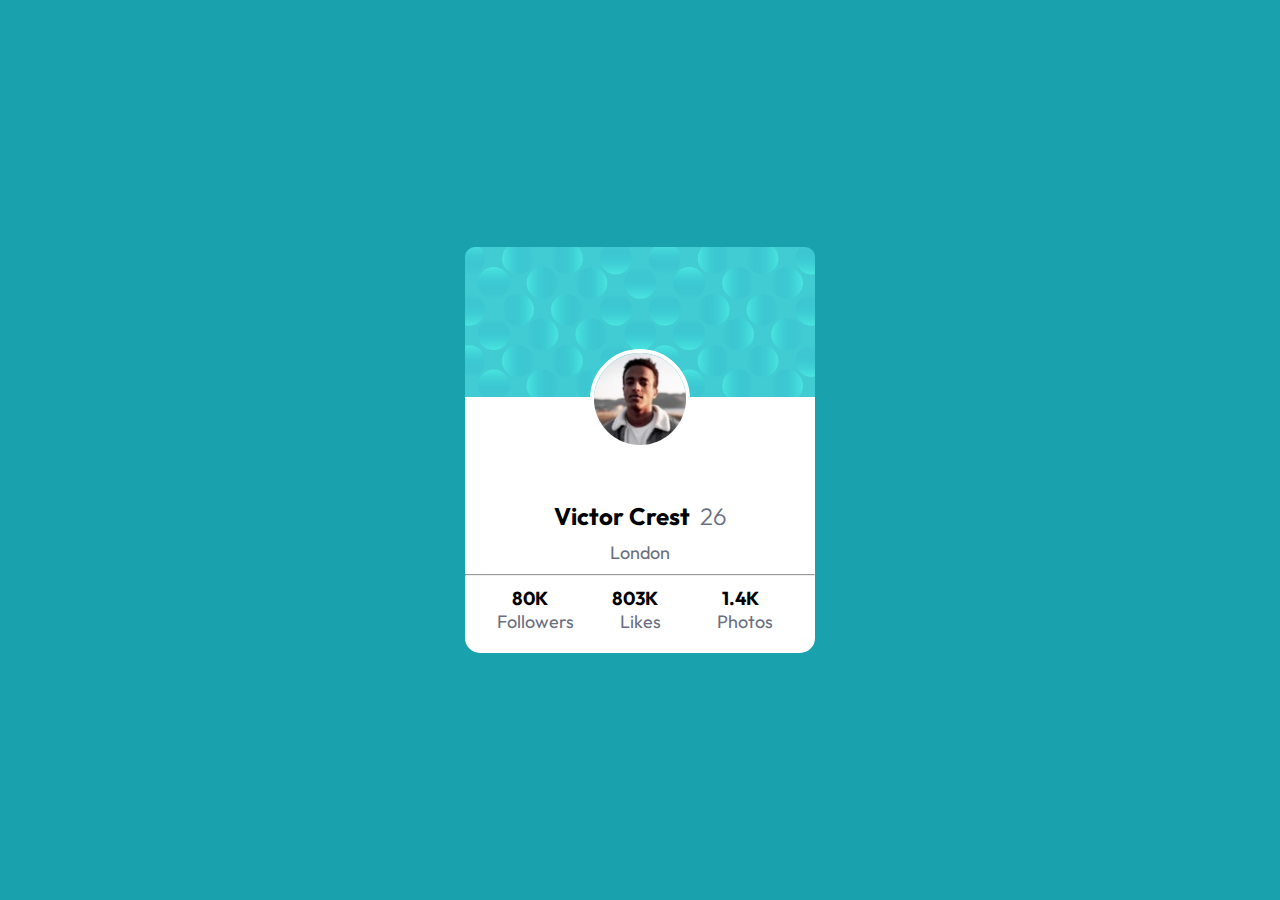
<file: index.html>
<!DOCTYPE html>
<html lang="en">

<head>
  <meta charset="UTF-8">
  <meta name="viewport" content="width=device-width, initial-scale=1.0">
  <link rel="stylesheet" href="style.css">
  <link rel="preconnect" href="https://fonts.googleapis.com">
  <link rel="preconnect" href="https://fonts.gstatic.com" crossorigin>
  <link href="https://fonts.googleapis.com/css2?family=Outfit:wght@100..900&display=swap" rel="stylesheet">
  <link rel="icon" type="image/png" sizes="32x32" href="favicon-32x32.png">
  <title>Frontend Mentor | Profile card component</title>
</head>

<body>

  <div class="card">
    <div class="profile_div">
    </div>
    <div class="content_div">
      <img src="image-victor.jpg" alt="Vector">
      <h2>Victor Crest<span>26</span></h2>
      <p>London</p>
      <hr>
      <div class="content">
        <div>
          <h3>80K</h3>
          <p>Followers</p>
        </div>
        <div>
          <h3>803K</h3>
          <p>Likes</p>
        </div>
        <div>
          <h3>1.4K</h3>
          <p>Photos</p>
        </div>
      </div>
    </div>
  </div>
</body>

</html>
</file>
<file: style.css>
:root{
  --Darkcyan: hsl(185, 75%, 39%);
  --Verydarkdesaturatedblue: hsl(229, 23%, 23%);
  --Darkgrayishblue: hsl(227, 10%, 46%);
  --Darkgray: hsl(0, 0%, 59%);
  --font:"Outfit", serif;
}
*{
  padding: 0;
  margin: 0;
  box-sizing: border-box;
}

h2,h3,p{
  margin-bottom: 10px;
}
html,body{
  height: 100%;
}
body{
  background-color: var(--Darkcyan);
  display: flex;
  justify-content: center;
  align-items: center;
  flex-direction: column;
}
.card{
  width: 100%;
  max-width: 350px;
  background-color: white;
  text-align: center;
  border-radius: 15px;
  font-family: var(--font);
  cursor: pointer;
}
.card:hover{
  background-color: black;
  color: white;
}
.card:hover span,
.card:hover p
{
  color: var(--Darkcyan);
  font-weight: bold;
}
img{
  width: 100%;
  max-width: 100px;
  border: 4px solid white ;
  border-radius: 100%;
  position: relative;
  bottom: 3em;
}
.profile_div{
  background-image: url(bg-pattern-card.svg);
  height: 150px;
  background-size: cover;
  border-radius: 10px 10px 0px 0px;
}
.content_div h2 span{
  color: var(--Darkgrayishblue);
  font-weight: 300;
  margin-left: 10px;
}
.content_div p{
  color: var(--Darkgrayishblue);
}
hr{
  color: var(--Darkgrayishblue);
}
p{
  font-size: 18px;
}
.content{
  display: flex;
  justify-content: center;
}
.content div{
  flex-basis: 30%;
  margin-bottom: 10px;
}
.content h3{
  margin: 10px 10px 0px 0px;
}
.attribution{
  margin-top: 1.5em;
  font-weight: bold;
  font-family: var(--font);
}

.attribution a{
  text-decoration: none;
  color: white;
 
}
@media screen and (max-width:375px){
  
  .card{
  width: 90%;
}
 h2{
  font-size: 15px;
 }
 p{
  font-size: 15px;
 }
 h3{
  font-size: 15px;
 }
  
 .attribution{
  font-size: 10px;
}


}
</file>
